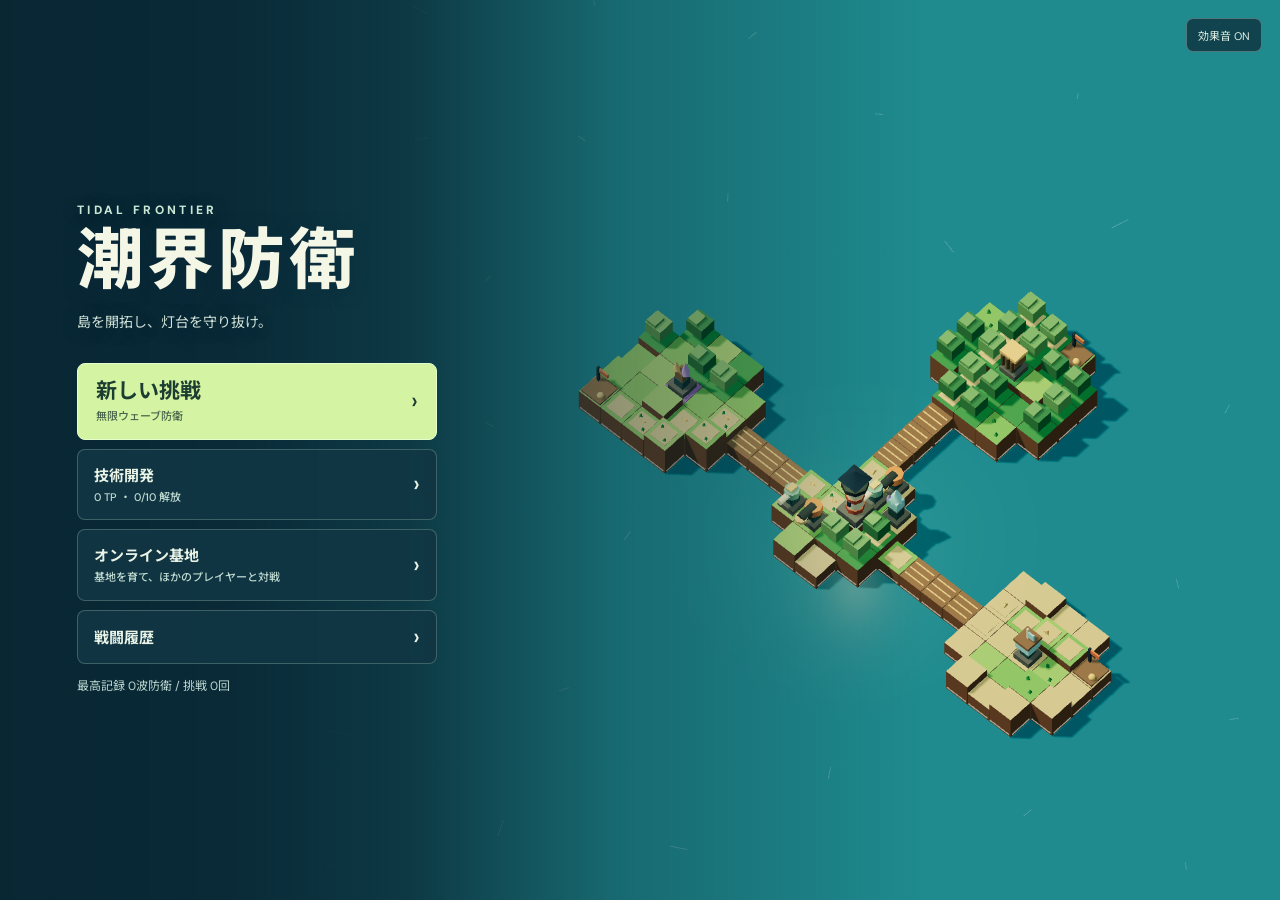
<file: index.html>
<!doctype html>
<html lang="ja"><head><meta charset="UTF-8" /><meta name="viewport" content="width=device-width, initial-scale=1, viewport-fit=cover" />
<meta name="theme-color" content="#091e2b" /><title>潮界防衛 — 島を拡張するタワーディフェンス</title>  <script type="module" crossorigin src="./assets/game-CR2OXCuA.js"></script>
  <link rel="modulepreload" crossorigin href="./assets/sound-Dl8aYW9R.js">
  <link rel="stylesheet" crossorigin href="./assets/game-CdDKyerl.css">
</head>
<body><main id="app">
<section class="field home-active" id="field" aria-label="ボクセルの島">
  <div id="scene"></div>
  <section id="home-screen" class="home-screen" aria-label="ホーム"></section>
  <div class="topbar">
    <div class="stats" id="hud-stats" aria-live="polite"></div>
    <button id="pause-btn" class="pause icon-btn" title="一時停止" aria-label="一時停止">Ⅱ</button>
    <div class="scene-label" id="hud-labels"></div>
    <div class="hud-secondary"><div id="react-forecast-host"></div><div id="wave-meter" hidden><i></i></div><button id="wave-report" hidden>前回の戦果</button></div><div id="online-nav" class="online-nav"><button id="online-toggle">オンライン</button><button id="history-btn">戦闘履歴</button><button id="ranking-btn" hidden>順位</button><button id="code-btn" hidden>復帰コード</button><button id="sync-btn" hidden>再同期</button></div>
  </div>
  <div id="wave-banner" class="wave-banner" aria-live="polite"></div>
  <div id="review-bar" hidden><span id="review-summary"></span><button id="review-return">結果に戻る</button></div><div id="tooltip" class="tooltip" role="status"></div>
  <div class="view-controls"><button type="button" id="zoom-in" aria-label="拡大">＋</button><button type="button" id="zoom-out" aria-label="縮小">−</button><button id="sound-btn" type="button" aria-label="効果音" title="効果音の切替">音 ON</button><button type="button" id="reset-view" aria-label="視点を戻す">⌖</button></div>
  <div class="bottom-area">
    <div id="facility-panel" class="facility-panel" hidden></div><div id="build-plan" class="build-plan" hidden></div><div id="build-status" class="build-status"></div><div class="build-bar" id="build-bar"></div>
        <div id="scout-panel" class="scout-panel" hidden></div>
    <div id="replay-panel" class="raid-panel" hidden></div>
    <div id="raid-panel" class="raid-panel" hidden></div>
    <div class="battle-controls" id="battle-controls"></div>

  </div>
  <div id="expand-panel" class="expand-panel" hidden><h2>どの島をつなぐ？</h2><p id="expand-detail">海域から無人島を選択</p><div id="expand-choices" class="expand-choices"></div><button id="confirm-expand" class="confirm-expand">この島をつなぐ</button><button id="close-expand" class="close-expand">準備に戻る</button></div>
  <div id="overlay" class="overlay" hidden></div>
  <dialog id="tech-dialog" class="game-dialog tech-dialog"><div class="dialog-heading"><h2>技術開発</h2><button data-close="tech-dialog" aria-label="閉じる">×</button></div><div class="tech-balance"><strong id="tech-balance"></strong><span id="tech-count"></span></div><p>解放した技術は次の防衛から使用できます。</p><div id="tech-list"></div><div id="tech-error" role="status"></div><button id="tech-close" class="primary">ホームに戻る</button></dialog>  <dialog id="online-dialog" class="game-dialog"></dialog>
  <dialog id="code-dialog" class="game-dialog"></dialog>
  <dialog id="history-dialog" class="game-dialog"></dialog>
  <div class="intro-tip" id="intro-tip" hidden></div>
</section>
<div id="react-ui-root"></div>
</main></body></html>
</file>
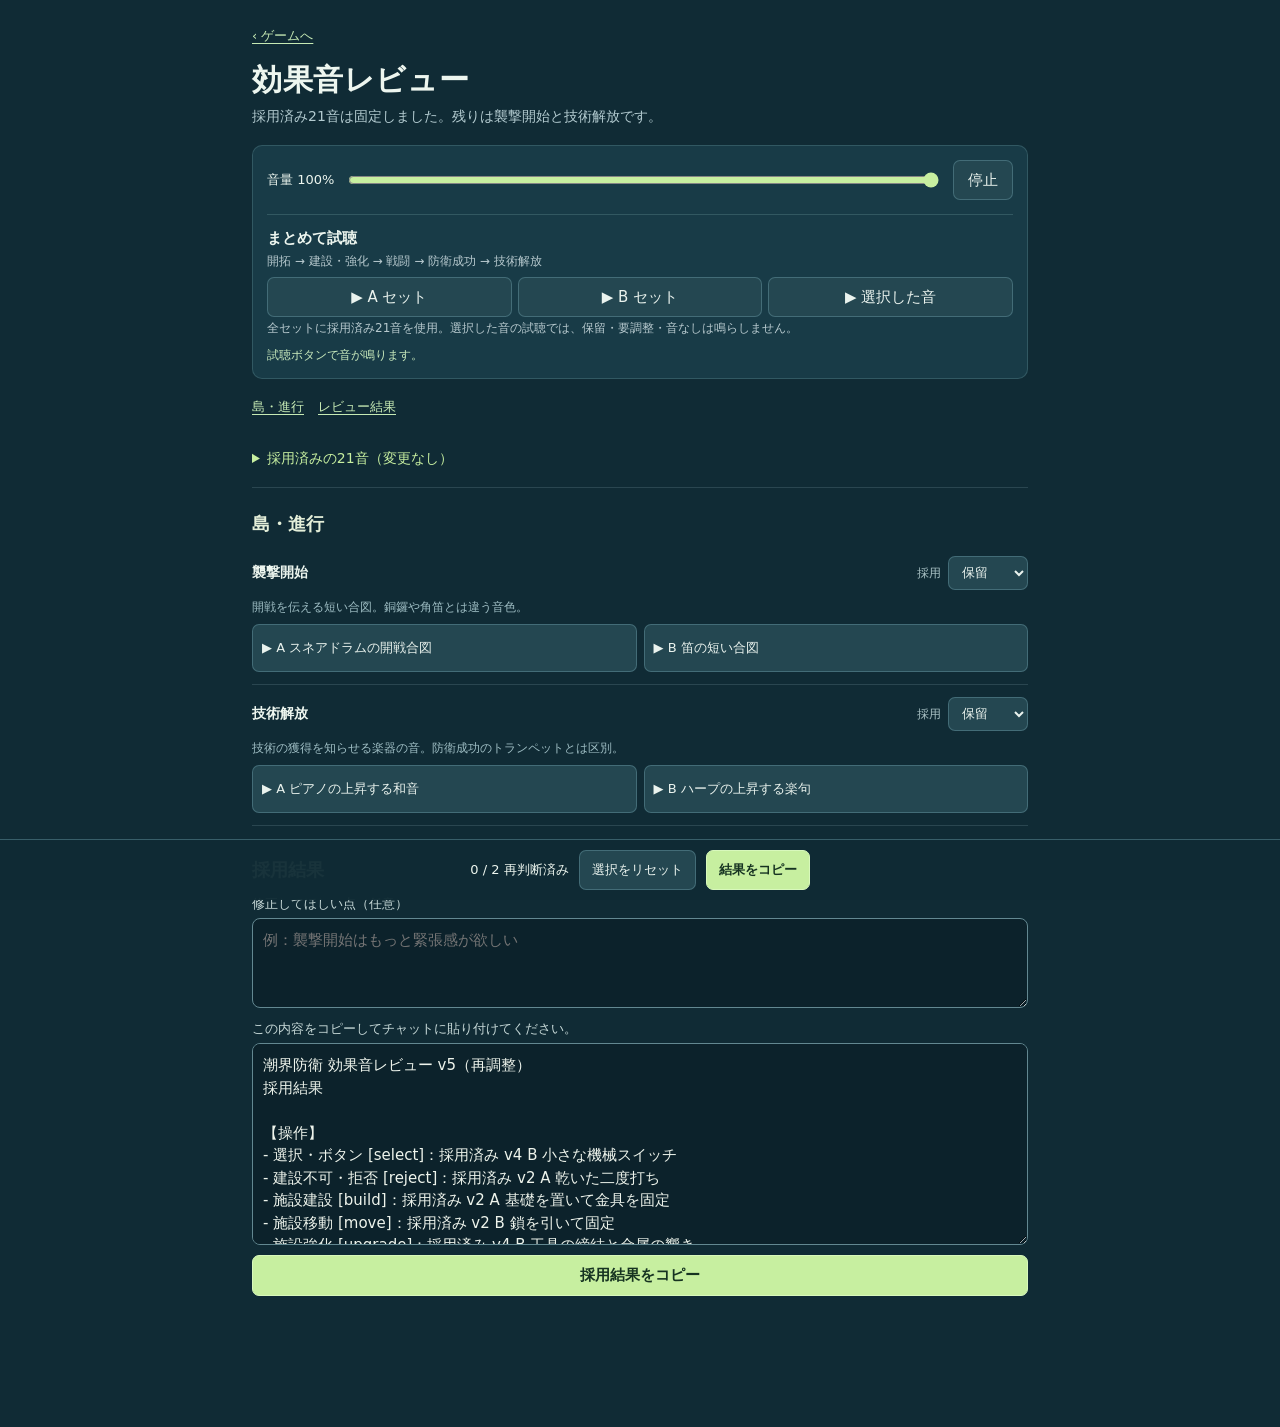
<file: sound-preview.html>
<!doctype html>
<html lang="ja"><head><meta charset="UTF-8"><meta name="viewport" content="width=device-width, initial-scale=1, viewport-fit=cover"><meta name="theme-color" content="#102d38"><title>潮界防衛 | 効果音レビュー</title>  <script type="module" crossorigin src="./assets/sound-0v1NtbcZ.js"></script>
  <link rel="modulepreload" crossorigin href="./assets/sound-Dl8aYW9R.js">
  <link rel="stylesheet" crossorigin href="./assets/sound-BLLJLA0r.css">
</head>
<body><main>
<header class="intro"><a href="./">‹ ゲームへ</a><h1>効果音レビュー</h1><p>採用済み21音は固定しました。残りは襲撃開始と技術解放です。</p></header>
<section class="controls" aria-label="試聴設定">
  <div class="volume"><label for="volume">音量 <output id="volume-value">100%</output></label><input id="volume" type="range" min="0" max="100" value="100"><button id="stop" type="button">停止</button></div>
  <div class="comparison"><strong>まとめて試聴</strong><small>開拓 → 建設・強化 → 戦闘 → 防衛成功 → 技術解放</small><div><button id="mix-a" type="button">▶ A セット</button><button id="mix-b" type="button">▶ B セット</button><button id="mix-selected" type="button">▶ 選択した音</button></div><small>全セットに採用済み21音を使用。選択した音の試聴では、保留・要調整・音なしは鳴らしません。</small></div>
  <p id="play-status" role="status" aria-live="polite">試聴ボタンで音が鳴ります。</p>
</section>

<nav class="jump" aria-label="カテゴリ"><a href="#group-1">島・進行</a><a href="#review">レビュー結果</a></nav>
<div id="cues"></div>
<section class="review" id="review"><h2>採用結果</h2><label for="memo">修正してほしい点（任意）</label><textarea id="memo" rows="3" placeholder="例：襲撃開始はもっと緊張感が欲しい"></textarea><label for="result">この内容をコピーしてチャットに貼り付けてください。</label><textarea id="result" readonly rows="8" spellcheck="false"></textarea><button id="copy-result" class="primary" type="button">採用結果をコピー</button><p id="copy-status" role="status"></p></section>
</main><footer><span id="progress">0 / 2 再判断済み</span><button id="clear" type="button">選択をリセット</button><button id="copy" class="primary" type="button">結果をコピー</button></footer></body></html>
</file>
<file: assets/game-CdDKyerl.css>
@import"https://fonts.googleapis.com/css2?family=DM+Sans:wght@400;500;600;700;800&family=Noto+Sans+JP:wght@400;500;600;700;800&display=swap";:root{color-scheme:dark;font-family:DM Sans,Noto Sans JP,system-ui,sans-serif;font-synthesis:none;background:#071b26;color:#eff8f8}*{box-sizing:border-box}html,body,#app{padding:0;margin:0;width:100%;height:100%;height:100dvh;overflow:hidden}button{cursor:pointer;font:inherit;-webkit-user-select:none;user-select:none;-webkit-touch-callout:none;touch-action:manipulation}button:focus-visible{outline:2px solid #dfff91;outline-offset:3px}button[hidden],div[hidden]{display:none!important}.field{position:relative;width:100%;height:100%;min-height:400px;background:radial-gradient(ellipse at 50% 43%,#267b91,#113c58 67%,#0c2d42);overflow:hidden;isolation:isolate}#scene{position:absolute;inset:0;touch-action:none;user-select:none;-webkit-user-select:none;-webkit-touch-callout:none}#scene canvas{display:block;width:100%;height:100%}.field:after{content:"";pointer-events:none;position:absolute;inset:0;background:linear-gradient(180deg,rgba(4,22,30,.46),transparent 23%,transparent 65%,rgba(3,21,32,.74));z-index:1}.topbar{position:absolute;top:0;left:0;right:0;z-index:6;display:flex;align-items:flex-start;justify-content:space-between;gap:14px;padding:calc(19px + env(safe-area-inset-top)) calc(22px + env(safe-area-inset-right)) 0 calc(23px + env(safe-area-inset-left))}.stats{display:flex;gap:6px;align-items:center;margin-left:auto}.stat{min-width:97px;padding:8px 14px 9px;background:#071f2dbd;border:1px solid rgba(200,242,241,.13);border-radius:10px;box-shadow:0 8px 24px #05192133}.stat small{display:block;font-size:11px;color:#9abdc5;letter-spacing:.08em;margin-bottom:1px}.stat strong{font-size:23px;line-height:1.15;font-weight:800;font-variant-numeric:tabular-nums}.stat strong span{font-size:12px;color:#d1fb9d}.icon-btn{background:#071f2dbd;border:1px solid rgba(200,242,241,.18);border-radius:9px;color:#eafcfc;height:49px;width:46px;font-size:24px}.scene-label{position:absolute;z-index:4;top:calc(92px + env(safe-area-inset-top));left:calc(28px + env(safe-area-inset-left));display:flex;gap:9px;align-items:center;background:#06212ca6;border:1px solid rgba(237,255,235,.13);border-radius:99px;padding:7px 13px;font-size:12px;font-weight:700}#wave-progress{color:#9ac3ca;font-size:11px}.wave-banner{pointer-events:none;position:absolute;z-index:4;top:16%;left:50%;transform:translate(-50%,-5px);background:#092530b8;padding:9px 26px;border:1px solid #aee2be60;border-radius:10px;color:#e8fdbd;font-weight:800;font-size:22px;letter-spacing:.05em;opacity:0;transition:opacity .35s,transform .35s;white-space:nowrap}.wave-banner.visible{opacity:1;transform:translate(-50%)}.tooltip{z-index:5;position:absolute;left:50%;top:calc(132px + env(safe-area-inset-top));transform:translate(-50%);padding:9px 17px;border-radius:9px;background:#0b2e3be3;border:1px solid #b6e2d750;color:#eaffda;font-size:13px;box-shadow:0 8px 24px #001821aa;pointer-events:none;opacity:0;transition:opacity .2s;max-width:90vw;text-align:center}.tooltip.show{opacity:1}.view-controls{position:absolute;z-index:4;right:calc(22px + env(safe-area-inset-right));bottom:calc(150px + env(safe-area-inset-bottom));display:flex;flex-direction:column;gap:5px}.view-controls button{width:39px;height:39px;font-size:23px;border-radius:9px;border:1px solid #c5f0e135;background:#092d3ca8;color:#e2f7f3}.bottom-area{position:absolute;z-index:5;bottom:calc(25px + env(safe-area-inset-bottom));left:50%;transform:translate(-50%);width:min(100% - 36px,850px);display:flex;justify-content:center;align-items:stretch;gap:12px;filter:drop-shadow(0 10px 21px #001c20a8)}.build-bar{display:flex;gap:6px;flex:1;min-width:0;padding:8px;background:#0b2936df;border:1px solid #bad5c43b;border-radius:15px;-webkit-backdrop-filter:blur(12px);backdrop-filter:blur(12px)}.build-option{position:relative;flex:1;min-width:0;display:flex;align-items:center;gap:9px;padding:8px 9px;border:1px solid transparent;border-radius:11px;color:#e7f2ea;background:transparent;text-align:left}.build-option:hover{background:#2450638a}.build-option.selected{background:#284c4d;border-color:#c3f59f;color:#fff;box-shadow:inset 0 0 0 1px #a5ff6c44}.build-option.unaffordable{opacity:.46}.tile-icon{display:grid;place-items:center;flex:none;border-radius:9px;width:47px;height:47px;font-size:29px;font-weight:800;color:#eaffda;box-shadow:inset 0 0 0 1px #ffffff29}.tile-icon.bolt{background:linear-gradient(145deg,#74b7ab,#25646d)}.tile-icon.cannon{background:linear-gradient(145deg,#ebaa6c,#95533b)}.tile-icon.frost{background:linear-gradient(145deg,#91d2f6,#3581b1)}.tile-icon.mine{background:linear-gradient(145deg,#c6a6ff,#7556b9)}.tool-text{display:flex;flex-direction:column;gap:3px;white-space:nowrap}.tool-text b{font-size:12px;font-weight:800}.tool-text small{font-size:12px;color:#c1d3ba}.build-option kbd{position:absolute;top:4px;right:6px;color:#8da9b1;font-size:10px}.battle-controls{display:flex;gap:6px}.primary{border:1px solid #e7ffc2;background:linear-gradient(#d4ffa4,#a9db6c);color:#1a3a2a;border-radius:13px;font-size:17px;font-weight:800;letter-spacing:.03em;min-width:141px;padding:14px 20px;box-shadow:0 5px #587f3a}.primary:hover{filter:brightness(1.07)}.primary:active{transform:translateY(3px);box-shadow:0 2px #587f3a}.primary span{font-size:12px;margin-left:5px}.speed-btn{color:#eff9e6;background:#245e74d9;border:1px solid #bbebd360;border-radius:11px;font-weight:800;white-space:nowrap;padding:10px 18px}.intro-tip{position:absolute;bottom:calc(117px + env(safe-area-inset-bottom));left:50%;transform:translate(-50%);z-index:5;text-align:center;background:#073145b8;border:1px solid #cee4d133;color:#e8f2e8;border-radius:9px;padding:8px 14px;font-size:12px;white-space:nowrap;pointer-events:none}.expand-panel{position:absolute;z-index:6;left:50%;top:47%;transform:translate(-50%,-50%);width:min(620px,calc(100% - 24px));background:#0d2e3bf2;-webkit-backdrop-filter:blur(18px);backdrop-filter:blur(18px);border:1px solid #add8c060;border-radius:19px;padding:27px;box-shadow:0 20px 90px #001e2bbd;text-align:center}.panel-eyebrow,.eyebrow{font-size:11px;color:#bde995;font-weight:800;letter-spacing:.21em}.expand-panel h2{font-size:24px;margin:9px 0 3px;line-height:1.25}.expand-panel p{font-size:12px;color:#afc5c9;margin:0 0 18px;line-height:1.7}.expand-choices{display:grid;grid-template-columns:repeat(3,minmax(0,1fr));gap:9px}.expand-choice{background:#1c4757c4;border:1px solid #6dabb977;border-radius:12px;color:#e9f7f7;padding:16px 8px 13px;display:flex;align-items:center;flex-direction:column;gap:6px;text-align:center;min-width:0}.expand-choice:hover,.expand-choice:focus-visible{border-color:#cefc93;background:#286176}.expand-choice .choice-icon{display:grid;place-items:center;font-size:34px;width:65px;height:59px;color:#e0ffa6}.expand-choice strong{font-size:14px;white-space:nowrap}.expand-choice small{font-size:11px;line-height:1.45;color:#a9ccd1}.expand-choice .bonus{color:#d9fd94;font-size:15px;font-weight:800}.expand-choice .warning{font-size:11px;color:#ffc9a3}.overlay{position:absolute;inset:0;z-index:10;background:#06202dbf;-webkit-backdrop-filter:blur(6px);backdrop-filter:blur(6px);display:grid;place-items:center}.modal{width:min(410px,calc(100% - 28px));background:#123642;border:1px solid #a2d7bf64;border-radius:19px;padding:36px 30px;text-align:center;box-shadow:0 35px 100px #001319b0}.modal h1{font-size:30px;margin:11px 0 9px}.modal p{font-size:14px;line-height:1.8;color:#b2cbd0;margin:0 0 24px}.modal .primary,.modal .secondary{width:100%;margin:5px 0}.secondary{border:1px solid #b9d6d06e;background:#285462;color:#f2fcfa;border-radius:11px;padding:15px;font-weight:700}@media(max-width:900px){.stats{gap:4px}.stat{min-width:75px;padding:7px 9px}.stat strong{font-size:19px}.stat small{font-size:10px}.topbar{padding:calc(12px + env(safe-area-inset-top)) 12px 0}.pause{width:37px;height:44px}.scene-label{top:calc(79px + env(safe-area-inset-top));left:12px}.view-controls{right:13px;bottom:calc(185px + env(safe-area-inset-bottom))}.build-option{gap:5px;padding:6px}.tile-icon{width:37px;height:42px;font-size:24px}.build-option kbd{display:none}.tool-text b{font-size:11px}.tool-text small{font-size:10px}.bottom-area{bottom:calc(12px + env(safe-area-inset-bottom));width:calc(100% - 20px)}.intro-tip{bottom:calc(104px + env(safe-area-inset-bottom));font-size:11px}}@media(max-width:650px){.bottom-area{flex-wrap:wrap;gap:8px}.build-bar{width:100%;flex:auto;justify-content:stretch}.build-option{justify-content:center;flex-direction:column;gap:2px;padding:5px 3px}.tile-icon{width:36px;height:35px;font-size:20px}.tool-text{align-items:center;gap:0}.tool-text b{font-size:11px}.tool-text small{font-size:10px}.battle-controls{width:100%}.primary{min-width:0}.battle-controls .primary{flex:1;padding:8px 12px;font-size:14px}.battle-controls .speed-btn{flex:1}.view-controls{bottom:calc(181px + env(safe-area-inset-bottom));right:11px}.view-controls button{width:34px;height:32px;font-size:21px}.intro-tip{bottom:calc(166px + env(safe-area-inset-bottom));width:fit-content;max-width:calc(100% - 28px);white-space:normal;font-size:10px;padding:5px 9px}.stat{min-width:54px;padding:7px}.stat strong{font-size:16px}.stat small{font-size:9px}.pause{width:32px;height:38px;font-size:20px}.topbar{gap:5px}.expand-panel{top:25%;padding:16px 10px}.expand-panel h2{font-size:21px}.expand-panel p{font-size:11px}.expand-choices{gap:5px}.expand-choice{padding:10px 4px;gap:4px}.expand-choice strong{font-size:11px}.expand-choice small,.expand-choice .warning{font-size:9px}.expand-choice .bonus{font-size:13px}.expand-choice .choice-icon{font-size:27px;height:38px}.scene-label{top:calc(65px + env(safe-area-inset-top));font-size:10px}.tooltip{top:calc(108px + env(safe-area-inset-top))}}@media(max-height:510px){.topbar{padding-top:7px}.scene-label{top:60px}.bottom-area{bottom:6px}.intro-tip{display:none}.view-controls{bottom:80px}.expand-panel{top:48%;padding:13px}.expand-panel h2{margin:4px 0}.expand-panel p{margin:0 0 7px}.expand-choice{padding:6px;gap:2px}.expand-choice .choice-icon{height:30px}}@media(min-width:760px){.expand-panel{left:auto;right:24px;top:48%;transform:translateY(-50%);width:290px;padding:20px;text-align:left}.expand-panel h2{font-size:22px}.expand-choices{grid-template-columns:1fr;gap:7px}.expand-choice{display:grid;grid-template-columns:41px 1fr auto;text-align:left;align-items:center;gap:1px 7px;padding:9px 10px}.expand-choice .choice-icon{grid-row:span 3;font-size:28px;width:40px;height:49px}.expand-choice strong{grid-column:2 / 4;font-size:13px}.expand-choice small{grid-column:2 / 4;font-size:10px}.expand-choice .bonus{grid-column:2;font-size:12px}.expand-choice .warning{grid-column:3;font-size:9px}}#territory-info{color:#d8eedb;white-space:nowrap;font-size:11px}.expand-btn{background:#26646b;color:#edffe3;font-weight:800;border:1px solid #a6dbc2;border-radius:13px;padding:10px 13px;font-size:13px;white-space:nowrap}.expand-btn:disabled{opacity:.48;cursor:default}.close-expand{color:#cee7e7;background:transparent;border:1px solid #a2d7bf54;padding:8px 14px;border-radius:8px;margin-top:12px;width:100%;font-size:12px}@media(max-width:650px){.battle-controls .expand-btn{flex:1;padding:8px;font-size:12px}.battle-controls .primary{flex:1}.scene-label{gap:5px}#territory-info{font-size:9px}.expand-panel{top:26%}.intro-tip{width:max-content;max-width:calc(100% - 28px)}.expand-choice .warning{white-space:normal}}@media(min-width:651px)and (max-width:1000px){.bottom-area{width:calc(100% - 24px)}.expand-btn{padding:9px;font-size:12px}}.expand-choice.selected{border-color:#dcf8a0;background:#2d5b5b;box-shadow:inset 0 0 0 1px #d1ffb032}.confirm-expand{margin-top:12px;width:100%;background:#bde98b;color:#193f30;font-weight:800;font-size:14px;border-radius:9px;border:1px solid #d3f4ae;padding:10px}.close-expand{margin-top:6px}@media(max-width:650px){.expand-panel{top:28%}.confirm-expand{margin-top:8px;padding:8px}.close-expand{padding:6px}}.enemy-forecast{position:absolute;top:calc(129px + env(safe-area-inset-top));left:28px;z-index:4;color:#e5f4e7;background:#0a2b3cbd;padding:6px 10px;border-radius:7px;font-size:11px;pointer-events:none}.facility-panel{position:absolute;bottom:calc(100% + 12px);left:0;width:min(560px,100%);background:#102f3eeb;border:1px solid #a3d7b67a;border-radius:13px;padding:10px;display:flex;flex-direction:column;gap:8px;box-shadow:0 8px 25px #001d27a8}.facility-heading{display:flex;align-items:center;gap:10px;font-size:13px}#facility-stats{font-size:11px;color:#b8d8d4;flex:1}#facility-close{border:0;background:transparent;color:#fff;font-size:22px;padding:0 8px}.facility-actions{display:grid;grid-template-columns:1fr 1fr;gap:6px}.facility-actions button{background:#285260;color:#edf8e9;border:1px solid #a7d7c665;border-radius:8px;padding:8px;font-size:12px;font-weight:700;text-align:center}.facility-actions button:disabled{opacity:.43}#facility-sell{color:#ffdda7}@media(max-width:650px){.enemy-forecast{top:calc(94px + env(safe-area-inset-top));left:12px;font-size:10px}.facility-panel{padding:7px;gap:5px}.facility-actions button{padding:7px 5px;font-size:11px}.facility-heading{gap:6px}.facility-panel .facility-heading strong{font-size:12px}.tooltip{top:calc(126px + env(safe-area-inset-top))}.intro-tip{display:none}}@media(min-width:651px){.enemy-forecast{max-width:calc(100% - 60px)}.expand-choice .bonus{white-space:normal;line-height:1.25}}@media(max-width:650px){.enemy-forecast{max-width:calc(100% - 24px);white-space:normal}.facility-panel{width:100%}.facility-actions button{min-height:36px}.expand-choice .bonus{line-height:1.25;white-space:normal}}@media(min-width:760px){.expand-choice .bonus{grid-column:2/4;white-space:nowrap}.expand-choice .warning{grid-column:2/4}.expand-choice .choice-icon{grid-row:span 4}.expand-panel{padding:16px}.expand-choice{padding:7px 10px}}#save-state{color:#ffc49d;max-width:180px;white-space:normal}.raid-panel{width:min(100%,660px);margin:auto;background:#102f3eec;border:1px solid #a3d7b67a;border-radius:12px;padding:9px;display:flex;flex-direction:column;gap:8px}.raid-head{display:flex;align-items:center;gap:8px;font-size:12px}.raid-head select,.raid-head button,.raid-troops button{background:#285260;color:#edf8e9;border:1px solid #a7d7c665;border-radius:8px;padding:9px 7px;font:inherit;font-weight:700;touch-action:manipulation}.raid-head strong{margin-left:auto}.raid-troops{display:grid;grid-template-columns:repeat(5,minmax(0,1fr));gap:5px}.raid-troops button:disabled{opacity:.4}.confirm-expand:disabled{opacity:.45}#raid-btn{font-size:12px;padding:8px}@media(max-width:650px){.raid-troops button{font-size:11px;padding:9px 2px}.raid-head{gap:4px;font-size:11px}.raid-head select{padding:7px 3px}.battle-controls #raid-btn{flex:0 0 auto;font-size:11px;padding:6px}.battle-controls .expand-btn{font-size:11px}.battle-controls .primary{font-size:12px}}.scout-panel{width:min(100%,690px);margin:auto;background:#102f3ef2;border:1px solid #a3d7b67a;border-radius:12px;padding:10px;display:flex;flex-direction:column;gap:8px}.scout-head,.scout-actions{display:flex;align-items:center;justify-content:space-between;gap:8px}.scout-head button,.scout-targets button{border:1px solid #a7d7c665;background:#285260;color:#edf8e9;border-radius:8px;padding:8px;touch-action:manipulation}.scout-targets{display:grid;grid-template-columns:repeat(3,minmax(0,1fr));gap:5px}.scout-targets button{display:flex;flex-direction:column;gap:3px;align-items:center;font-size:13px}.scout-targets button.selected{border-color:#d8f6a4;background:#3e6861}.scout-targets small{font-size:11px;color:#d9e3b6}#scout-info{font-size:12px;color:#d1e8e1;line-height:1.45}.scout-actions .primary{min-width:0;flex:1;padding:9px;font-size:13px}@media(max-width:650px){.scout-panel{padding:8px;gap:5px}.scout-targets button{font-size:11px;padding:6px 3px}.scout-targets small{font-size:10px}.scout-actions .expand-btn{font-size:11px;padding:7px}.scout-actions .primary{font-size:12px}.raid-head{flex-wrap:wrap}}.field:has(#scout-panel:not([hidden])) .view-controls{bottom:calc(230px + env(safe-area-inset-bottom))}@media(max-width:650px){.field:has(#scout-panel:not([hidden])) .view-controls{bottom:calc(220px + env(safe-area-inset-bottom))}}@media(max-height:510px){.field:has(#scout-panel:not([hidden])) .view-controls{bottom:calc(100px + env(safe-area-inset-bottom))}}.online-nav{position:absolute;top:calc(173px + env(safe-area-inset-top));left:28px;z-index:5;display:flex;flex-wrap:wrap;gap:5px;max-width:calc(100% - 48px)}.online-nav button,.scout-tabs button,.dialog-heading button{background:#103b4ce8;color:#e8f4e6;border:1px solid #afcdb55e;border-radius:7px;padding:8px 10px;font-size:12px;font-weight:700}.online-nav[hidden]{display:none}.scout-tabs{display:flex;gap:6px}.scout-tabs button{flex:1}.scout-tabs .selected{background:#43695c;border-color:#daffa5}.game-dialog{width:min(470px,calc(100% - 24px));max-height:82dvh;overflow:auto;background:#10333f;color:#e8f4ed;border:1px solid #add8c070;border-radius:14px;padding:18px;box-shadow:0 12px 80px #001725a8}.game-dialog::backdrop{background:#061922b3}.dialog-heading{display:flex;align-items:center;justify-content:space-between;gap:8px}.dialog-heading h2{margin:0;font-size:20px}.dialog-heading button{font-size:20px;padding:2px 12px}.game-dialog p,.game-dialog label{font-size:12px;color:#cfdfda;line-height:1.65}.game-dialog input{width:100%;margin:6px 0 12px;border:1px solid #89baba80;background:#092b39;color:#fff;border-radius:8px;padding:12px;font-size:16px}.dialog-actions{display:flex;gap:8px}.dialog-actions button{flex:1;min-width:0;font-size:13px;padding:10px}.game-dialog #online-error{font-size:12px;color:#ffcb9c;margin-bottom:8px}.history-list{display:flex;flex-direction:column;gap:6px;margin-top:12px}.history-row{display:flex;align-items:center;justify-content:space-between;gap:8px;text-align:left;background:#214755;border:1px solid #aac9bd55;border-radius:8px;padding:10px;color:#eef8e8;font-size:13px}.history-row small{display:block;font-size:11px;color:#c9dad2;margin-top:3px}.history-row strong{white-space:nowrap}.history-row.win strong{color:#c6f68b}.history-row.loss strong{color:#f9b9a1}.field.network-busy .bottom-area,.field.network-busy .online-nav,.field.network-busy #expand-panel{pointer-events:none;opacity:.68}@media(max-width:650px){.online-nav{top:calc(130px + env(safe-area-inset-top));left:12px;max-width:calc(100% - 24px);gap:3px}.online-nav button{font-size:10px;padding:7px 6px}.game-dialog{padding:14px}.scout-tabs button{font-size:11px;padding:5px}.field:has(#scout-tabs:not([hidden])) .view-controls{bottom:calc(253px + env(safe-area-inset-bottom))}}#economy-info{font-size:10px;color:#c2ddc6;white-space:nowrap}.expand-choices{max-height:42dvh;overflow-y:auto;overscroll-behavior:contain}.expand-panel p{margin-bottom:8px}.expand-choice .choice-icon{grid-row:span 3;height:35px;font-size:25px}.raid-head{flex-wrap:wrap}.raid-head select{max-width:170px}@media(max-width:759px){.expand-panel{top:auto;bottom:calc(8px + env(safe-area-inset-bottom));left:50%;transform:translate(-50%);padding:10px;width:calc(100% - 16px);max-height:45dvh}.expand-panel h2{font-size:16px;margin:0 0 3px}.expand-panel p{font-size:10px;margin:0 0 5px}.expand-choices{grid-template-columns:repeat(2,minmax(0,1fr));max-height:22dvh;gap:4px}.expand-choice{display:grid;grid-template-columns:24px 1fr;text-align:left;padding:5px;gap:1px 3px}.expand-choice .choice-icon{width:24px;height:32px;grid-row:span 3;font-size:20px}.expand-choice strong,.expand-choice small,.expand-choice .warning{grid-column:2}.expand-choice strong{font-size:12px}.expand-choice small,.expand-choice .warning{font-size:10px}.confirm-expand,.close-expand{margin-top:5px;padding:6px}.field:has(#expand-panel:not([hidden])) .bottom-area{visibility:hidden}.field:has(#expand-panel:not([hidden])) .view-controls{bottom:47dvh}#economy-info{font-size:9px}.scene-label{flex-wrap:wrap;max-width:calc(100% - 24px)}}.field:has(#expand-panel:not([hidden])) .bottom-area{visibility:hidden}@media(min-width:760px){.field:has(#expand-panel:not([hidden])) .view-controls{left:24px;right:auto;bottom:28px}}@media(max-width:360px){.topbar{gap:4px;padding-left:8px;padding-right:8px}.stats{gap:3px}.stat{min-width:45px;padding:5px}.stat strong{white-space:nowrap;font-size:14px}.stat strong span{font-size:10px}.pause{width:29px;height:35px}.scene-label{left:8px;top:60px;gap:4px;padding:6px 8px}}.raid-troops button{display:grid;grid-template-columns:35px 1fr;grid-template-rows:1fr auto;align-items:center;gap:0 3px;text-align:left;min-height:54px}.raid-troops img{width:35px;height:44px;object-fit:contain;grid-row:span 2;pointer-events:none}.raid-troops small{font-size:10px;color:#d9e8bb}#unit-role{min-height:14px;font-size:11px;color:#d1e8e1}@media(max-width:650px){.raid-troops button{display:flex;flex-direction:column;align-items:center;padding:3px;font-size:10px;gap:0;min-height:60px}.raid-troops img{width:34px;height:37px}.raid-troops small,#unit-role{font-size:10px}}#sound-btn{font-size:10px;white-space:nowrap;padding:4px}@media(max-width:650px){.field:has(#raid-panel:not([hidden])) .view-controls{bottom:calc(210px + env(safe-area-inset-bottom))}}@media(max-height:510px){.field:has(#raid-panel:not([hidden])) .view-controls{bottom:calc(12px + env(safe-area-inset-bottom));right:8px}.field:has(#raid-panel:not([hidden])) .raid-panel{max-width:calc(100% - 96px)}}.field,.field button,.map-marker{-webkit-user-select:none;user-select:none;-webkit-touch-callout:none}.game-dialog input{user-select:text;-webkit-user-select:text;-webkit-touch-callout:default}.bottom-area{width:min(100% - 28px,980px);flex-wrap:wrap;gap:7px}.build-status,.build-plan{flex:0 0 100%;min-height:28px;display:flex;align-items:center;justify-content:center;gap:8px;color:#e5f5d0;font-size:13px}.build-status{pointer-events:none;text-shadow:0 1px 5px #001b20}.build-plan{background:#102f3ef5;border:1px solid #b9e5aa90;border-radius:11px;padding:8px 10px;justify-content:flex-end}.build-plan>div{flex:1;min-width:0;display:flex;flex-direction:column;gap:2px}#plan-effect{font-size:12px;color:#bfe1ce}.build-plan button{border:1px solid #b0c9b7;border-radius:8px;padding:10px 15px;background:#244b58;color:#f5faf1;white-space:nowrap;font-weight:700}#plan-confirm{background:#c8f296;color:#19372a;border-color:#e7ffba}#plan-confirm:disabled{opacity:.4}.build-option{gap:6px;padding:6px;min-width:0}.tile-icon{width:52px;height:56px;background:none!important;box-shadow:none;border-radius:0}.tile-icon img{width:100%;height:100%;object-fit:contain;pointer-events:none}.tool-role{font-style:normal;font-size:11px;color:#bddbd0;line-height:1.2}.tool-text b{font-size:14px}.tool-text small{font-size:13px;color:#e4f4bf}.build-option.unaffordable{opacity:.56}.map-markers{position:absolute;inset:0;pointer-events:none;z-index:3;overflow:hidden}.map-marker{position:absolute;transform:translate(-50%,-100%);pointer-events:auto;padding:4px 6px;border-radius:6px;border:1px solid #b6dfc899;background:#173b42ed;color:#ecffe4;font-weight:700;font-size:11px;white-space:nowrap;box-shadow:0 2px 5px #09202b88;line-height:1.2}.map-marker.resource-marker{background:#364b42ef;color:#e3ffb2;border-color:#d4efaa}.map-marker.port-marker{background:#543b2def;color:#ffe0ae;border-color:#e0b47a;pointer-events:none}.map-marker.loss-marker{background:#772e37ec;color:#fff0e4;border-color:#ff9a83}.field:has(#overlay:not([hidden])) .map-markers{pointer-events:none}#facility-performance{font-size:12px;color:#cde1d4}.facility-panel{bottom:calc(100% + 5px);max-height:38dvh;overflow:auto}.facility-actions button{line-height:1.35}#wave-meter{position:absolute;top:calc(117px + env(safe-area-inset-top));left:28px;width:220px;height:5px;background:#092e3e;border-radius:8px;overflow:hidden;z-index:4}#wave-meter i{display:block;height:100%;background:#d6f59c;transition:width .2s}#wave-report{position:absolute;left:28px;top:calc(218px + env(safe-area-inset-top));z-index:5;background:#163d47;color:#d9f3d2;border:1px solid #accdbd77;padding:8px 10px;border-radius:7px;font-size:12px}#review-bar{position:absolute;z-index:5;bottom:20px;left:50%;transform:translate(-50%);display:flex;align-items:center;gap:12px;background:#123642;padding:10px 14px;border-radius:12px;white-space:nowrap;font-size:13px}#review-return{border:1px solid #c2e9a2;border-radius:7px;background:#c8f296;color:#19372a;padding:9px}#result-detail{display:grid;gap:4px;margin:0 0 12px;max-height:26dvh;overflow:auto;font-size:13px;text-align:left}#result-detail>div{display:flex;justify-content:space-between;gap:8px;border-bottom:1px solid #a4c4b42c;padding:6px 0}#result-detail strong{color:#e3f2c2}#review-field{padding:9px}.modal{max-height:92dvh;overflow:auto;padding:22px}.scout-route{display:flex;align-items:center;flex-wrap:wrap;gap:6px;font-size:12px}.scout-route label{display:flex;align-items:center;gap:4px}.scout-route select{background:#204957;color:#e9ffe2;border:1px solid #b0c9b777;padding:5px;border-radius:6px;font:inherit;max-width:150px}#scout-risk{color:#ffdcaa;font-size:12px}.scout-units{display:grid;grid-template-columns:repeat(5,minmax(0,1fr));gap:4px}.scout-units>div{border-top:1px solid #a6d5c550;padding:5px 2px;display:flex;flex-direction:column;align-items:center;font-size:11px;text-align:center;gap:2px}.scout-units img{height:36px;width:36px;object-fit:contain}.scout-units small{font-size:10px;color:#c4dcd2;line-height:1.3}#raid-state{font-size:12px;color:#c4e4d0;text-align:center}.field:has(#scout-panel:not([hidden])) .view-controls{bottom:calc(330px + env(safe-area-inset-bottom))}.field:has(#build-plan:not([hidden])) .view-controls{bottom:calc(190px + env(safe-area-inset-bottom))}.field:has(#facility-panel:not([hidden])) .view-controls{bottom:calc(260px + env(safe-area-inset-bottom))}@media(max-width:650px){.bottom-area{width:calc(100% - 16px);gap:6px}.build-bar{padding:4px;gap:3px}.build-option{padding:3px 1px;gap:1px}.tile-icon{width:49px;height:45px}.tool-text b,.tool-text small{font-size:12px}.tool-role{font-size:10px}.build-status{min-height:22px;font-size:12px}.build-plan{padding:6px;gap:4px;font-size:12px}#plan-effect{font-size:11px}.build-plan button{padding:8px 7px}#territory-info,#economy-info{font-size:10px}.scene-label{border-radius:8px;gap:5px;max-width:calc(100% - 16px);line-height:1.3;padding:5px 8px}.scene-label:has(#wave-progress:not(:empty)){flex-wrap:wrap}.in-combat #territory-info{display:none}#wave-meter{top:calc(91px + env(safe-area-inset-top));left:12px;width:190px}.in-combat .enemy-forecast{top:calc(101px + env(safe-area-inset-top))}#wave-report{top:calc(166px + env(safe-area-inset-top));left:12px;font-size:11px;padding:5px 8px}.map-marker{font-size:10px;padding:3px 5px}.facility-panel{max-height:32dvh}.scout-units{gap:2px}.scout-units img{width:30px;height:30px}.scout-units>div{font-size:10px}.scout-units small{font-size:9px}.scout-route{gap:4px;font-size:11px}.scout-route select{max-width:112px}#scout-risk{font-size:11px;flex-basis:100%}.field:has(#build-plan:not([hidden])) .view-controls{bottom:calc(245px + env(safe-area-inset-bottom))}.field:has(#scout-panel:not([hidden])) .view-controls{bottom:calc(350px + env(safe-area-inset-bottom))}.field:has(#facility-panel:not([hidden])) .view-controls{bottom:calc(335px + env(safe-area-inset-bottom))}.field:has(#raid-panel:not([hidden])) .view-controls{bottom:calc(230px + env(safe-area-inset-bottom))}}@media(max-height:510px){.scout-panel{max-height:70dvh;overflow:auto}.field:has(#scout-panel:not([hidden])) .view-controls,.field:has(#build-plan:not([hidden])) .view-controls,.field:has(#facility-panel:not([hidden])) .view-controls{bottom:8px}.bottom-area{max-width:calc(100% - 90px)}.map-marker{font-size:9px}}.map-marker.port-marker.selectable{pointer-events:auto}.map-marker.danger-marker{z-index:4;pointer-events:none;background:#c13f3a;color:#fff;font-size:15px;border-color:#ffc4a5;border-radius:50%;padding:4px 7px}@media(min-width:651px){.build-option .tile-icon{width:59px;height:58px}}@media(max-width:650px){.wave-banner{font-size:15px;max-width:calc(100% - 20px);white-space:normal;text-align:center;top:21%;padding:7px 12px}}@media(max-width:650px){.field .view-controls,.field:has(#scout-panel:not([hidden])) .view-controls,.field:has(#facility-panel:not([hidden])) .view-controls,.field:has(#build-plan:not([hidden])) .view-controls,.field:has(#raid-panel:not([hidden])) .view-controls,.field:has(#expand-panel:not([hidden])) .view-controls{flex-direction:row;bottom:calc(var(--hud-bottom,160px) + 32px);right:9px;left:auto;gap:4px}.view-controls button{height:30px;width:34px}.facility-panel{position:relative;bottom:auto;left:auto;max-height:32dvh;flex:0 0 100%;width:100%}.field:has(#facility-panel:not([hidden])) .build-bar{display:none}.facility-heading{font-size:13px}.facility-actions button{font-size:12px}.scout-units small{font-size:10px;line-height:1.3}.scout-units>div{font-size:11px}}@media(max-width:360px){.scout-panel{gap:4px}.scout-units img{height:25px}.scout-units>div{font-size:10px}.scout-units small{font-size:9px}.scout-actions .expand-btn{font-size:10px}.tool-text b{font-size:11px}.tool-role{font-size:9px}}@media(max-height:510px)and (max-width:650px){.field .view-controls{bottom:8px;flex-direction:column}.bottom-area{max-width:calc(100% - 88px)}}#scout-comparison summary{font-size:12px;font-weight:700;color:#daeacb;cursor:pointer;padding:5px 2px;touch-action:manipulation}#scout-comparison[open] summary{margin-bottom:2px}@media(max-width:650px){#scout-comparison summary{font-size:12px;padding:4px 2px}.scout-route{display:grid;grid-template-columns:1fr 1fr}.scout-route label{justify-content:space-between;white-space:nowrap}.scout-route select{min-width:0;max-width:calc(100% - 48px)}#scout-risk{grid-column:1/-1}}@media(max-width:360px){.scout-route{grid-template-columns:1fr}.scout-route label{justify-content:flex-start}.scout-route select{max-width:150px}}.topbar{display:grid;grid-template-columns:minmax(0,1fr) auto auto;grid-template-areas:"stats nav pause" "info info info" "secondary secondary secondary";align-items:center;justify-items:start;gap:6px 10px;padding:calc(12px + env(safe-area-inset-top)) calc(14px + env(safe-area-inset-right)) 0 calc(14px + env(safe-area-inset-left));pointer-events:none}.stats{grid-area:stats;justify-self:start;margin:0;gap:0;padding:0;background:#092d3ce0;border:1px solid #c7e9df2c;border-radius:9px;box-shadow:0 3px 10px #09233124;width:max-content;max-width:100%;align-items:stretch}.stat{min-width:0;display:flex;align-items:baseline;gap:6px;padding:9px 12px;border:none;border-radius:0;box-shadow:none;background:none}.stat:not([hidden])~.stat:not([hidden]){border-left:1px solid #beddd633}.stat small{font-size:11px;letter-spacing:0;margin:0;white-space:nowrap}.stat strong{font-size:20px;white-space:nowrap;line-height:1.15}.stat strong span{font-size:12px}.pause{grid-area:pause;justify-self:end;width:40px;height:40px;pointer-events:auto;font-size:21px}.scene-label{grid-area:info;position:static;max-width:100%;padding:0 2px;gap:5px 10px;flex-wrap:wrap;background:none;border:0;border-radius:0;box-shadow:none;font-size:12px;line-height:1.45;text-shadow:0 1px 3px #062832;align-items:baseline}.scene-label span:empty{display:none}#status-label{color:#eef8e9;font-weight:800}#territory-info,#economy-info{font-size:11px;color:#c9e2d7;white-space:normal}.hud-secondary{grid-area:secondary;display:flex;flex-wrap:wrap;align-items:center;gap:6px;min-width:0;max-width:100%}.hud-secondary:not(:has(>:not([hidden]))){display:none}.enemy-forecast,#wave-meter,#wave-report{position:static;max-width:100%;margin:0}.enemy-forecast{background:none;padding:0 2px;color:#d3e5d5;font-size:11px;text-shadow:0 1px 3px #062832}#wave-meter{width:120px;height:4px}#wave-report{font-size:11px;padding:4px 7px;pointer-events:auto}.online-nav{grid-area:nav;position:static;justify-self:end;max-width:100%;gap:4px;justify-content:flex-end;pointer-events:auto}.online-nav button{font-size:11px;padding:7px 9px;box-shadow:none}@media(max-width:650px){.topbar{grid-template-columns:minmax(0,1fr) auto;grid-template-areas:"stats pause" "info info" "secondary secondary" "nav nav";gap:5px;padding:calc(9px + env(safe-area-inset-top)) calc(8px + env(safe-area-inset-right)) 0 calc(8px + env(safe-area-inset-left))}.stats{width:100%;max-width:100%;justify-content:space-between}.stat{padding:7px 8px;gap:4px;flex:1;justify-content:center}.stat strong{font-size:17px}.stat small{font-size:10px}.pause{width:34px;height:36px;min-width:34px}.scene-label{gap:2px 7px;min-width:0;font-size:11px}#territory-info,#economy-info{font-size:10px}.online-nav{justify-self:start;justify-content:flex-start;gap:4px}.online-nav button{font-size:11px;padding:6px 8px}.enemy-forecast{font-size:10px}.hud-secondary{gap:4px 8px}}@media(max-width:360px){.stat{padding:7px 6px;gap:3px}.stat strong{font-size:16px}.stat strong span{font-size:10px}.stat small{font-size:9px}}@media(max-height:510px)and (min-width:651px){.topbar{padding-top:calc(6px + env(safe-area-inset-top));gap:3px 8px}.stat{padding:5px 9px}.stat strong{font-size:17px}.pause{width:34px;height:34px}.online-nav button{padding:5px 7px}}.home-active .topbar,.home-active .bottom-area,.home-active .view-controls,.home-active .expand-panel,.home-active .map-markers,.home-active .danger-marker,.home-active .tooltip,.home-active .wave-banner,.home-active #review-bar{display:none!important}.home-active #scene{pointer-events:none}.home-active:after{background:transparent}.home-screen[hidden]{display:none}.home-screen{position:absolute;inset:0;z-index:9;display:flex;align-items:center;justify-content:flex-start;padding:calc(26px + env(safe-area-inset-top)) calc(44px + env(safe-area-inset-right)) calc(30px + env(safe-area-inset-bottom)) max(6vw,calc(24px + env(safe-area-inset-left)));background:linear-gradient(90deg,#092633 0%,#092633f5 18%,#092633cf 32%,#09263355 48%,transparent 72%);overflow:auto;overscroll-behavior:contain}.home-content{width:min(360px,43vw);position:relative;flex:none}.home-title{margin-bottom:32px;text-shadow:0 2px 18px #0b263a7a}.home-series{font-size:12px;font-weight:800;letter-spacing:.28em;color:#c9e7d5;margin:0 0 6px}.home-title h1{font-size:clamp(43px,5.2vw,76px);line-height:1.12;font-weight:800;letter-spacing:.055em;margin:0;color:#f4f7e6;white-space:nowrap}.home-subtitle{font-size:14px;margin:12px 0 0;color:#d1e2d8}.home-menu{display:flex;flex-direction:column;gap:9px}.home-menu button{display:flex;align-items:center;justify-content:space-between;text-align:left;gap:12px;width:100%;border-radius:8px;padding:14px 16px;min-height:48px;color:#e9f4e7;font-size:15px;font-weight:700;background:#123744e6;border:1px solid #a0c4bc4f;transition:background .18s,border-color .18s}.home-menu button:hover{border-color:#d7f6a6;background:#26545a}.home-menu button:active{transform:translateY(1px)}.home-menu button:disabled{opacity:.5;cursor:default}.home-menu .home-primary{background:#d5f4a3;border-color:#e5ffcc;color:#1c3d31;min-height:72px;padding:14px 18px}.home-menu .home-primary:hover{background:#e6ffc2}.home-primary strong{display:block;font-size:21px;line-height:1.3}.home-menu small{display:block;font-weight:500;font-size:11px;line-height:1.4;margin-top:4px;color:#bfdad0}.home-primary small{color:#48654b}.home-menu button>span:last-child{font-size:24px;line-height:1;font-weight:500}.home-sound{position:absolute;right:calc(18px + env(safe-area-inset-right));top:calc(18px + env(safe-area-inset-top));background:#103744da;border:1px solid #bdd6c85c;color:#e0f1e6;border-radius:7px;padding:8px 11px;font-size:11px}#home-save-error{font-size:12px;line-height:1.4;color:#ffd6a7}.overlay-home{background:transparent;border-color:#7da6a84f;font-size:13px}@media(max-width:650px){.home-screen{display:flex;flex-direction:column;align-items:center;justify-content:flex-end;padding:calc(12px + env(safe-area-inset-top)) calc(24px + env(safe-area-inset-right)) calc(25px + env(safe-area-inset-bottom)) calc(24px + env(safe-area-inset-left));background:linear-gradient(180deg,#08263235 0%,transparent 20%,transparent 34%,#0a2b39ad 48%,#092633f7 67%,#092633 100%)}.home-content{width:min(100%,370px)}.home-title{margin-bottom:18px;text-align:center}.home-title h1{font-size:clamp(42px,12vw,62px)}.home-series{font-size:10px;margin-bottom:3px}.home-subtitle{font-size:12px;margin-top:6px}.home-menu{gap:7px}.home-menu button{min-height:42px;padding:10px 13px;font-size:14px}.home-menu .home-primary{min-height:62px;padding:11px 14px}.home-primary strong{font-size:19px}.home-menu small{font-size:10px;margin-top:3px}.home-sound{top:calc(9px + env(safe-area-inset-top));right:calc(9px + env(safe-area-inset-right))}}@media(max-width:360px)and (max-height:680px){.home-screen{padding-bottom:calc(14px + env(safe-area-inset-bottom));padding-inline:17px}.home-title{margin-bottom:12px}.home-title h1{font-size:39px}.home-title .home-subtitle{font-size:11px}.home-menu button{padding:8px 12px}.home-menu .home-primary{min-height:55px}}@media(max-height:510px)and (min-width:651px){.home-screen{padding-block:10px}.home-title{margin-bottom:14px}.home-title h1{font-size:45px}.home-subtitle{margin-top:5px}.home-menu{gap:5px}.home-menu button{min-height:36px;padding:6px 12px}.home-menu .home-primary{min-height:52px;padding:8px 13px}.home-menu small{margin-top:2px}}@media(prefers-reduced-motion:reduce){.home-menu button{transition:none}}.home-record{font-size:12px;color:#bad6cd;margin:12px 0 0;font-variant-numeric:tabular-nums}.tech-dialog{width:min(660px,calc(100% - 22px));max-height:90dvh;overflow:auto;overscroll-behavior:contain}.tech-balance{display:flex;justify-content:space-between;align-items:baseline;padding:10px 0;border-bottom:1px solid #b8dabc44}.tech-balance strong{color:#d8f4a5;font-size:27px;font-variant-numeric:tabular-nums}.tech-balance span{font-size:12px}#tech-list h3{font-size:13px;margin:18px 0 5px;color:#cce8d1}.tech-grid{display:grid;grid-template-columns:repeat(2,minmax(0,1fr));gap:6px}.tech-row{display:flex;gap:8px;align-items:center;padding:8px;border:1px solid #b4ded52b;border-radius:7px;background:#103440}.tech-row img{width:38px;height:38px;object-fit:contain;flex:none}.tech-row>div{flex:1;min-width:0}.tech-row strong{font-size:13px;display:block}.tech-row small{font-size:10px;color:#b5d2c9;display:block;line-height:1.5}.tech-row button{flex:none;min-width:51px;padding:7px 6px;border:1px solid #b5de9f;border-radius:6px;background:#c8f096;color:#18372a;font-size:11px;font-weight:800}.tech-row button:disabled{opacity:.45}.tech-row.owned{border-color:#b5de9f55}.tech-dialog .primary{width:100%;margin-top:16px}.result-reward{display:flex;flex-direction:column;align-items:center;gap:3px;margin:0 0 12px;padding:9px 0;border-block:1px solid #9cc98440}.result-reward strong{font-size:34px;font-weight:800;color:#d5f5a5;line-height:1.13}.result-reward span{font-size:12px;color:#a9c1c5}.result-reward[hidden]{display:none}.build-option.tech-locked{opacity:.45}.build-option.tech-locked .tile-icon img{filter:grayscale(1)}@media(max-width:650px){.tech-grid{grid-template-columns:1fr}.tech-dialog>p{font-size:12px}.tech-row img{width:32px;height:32px}.tech-row small{font-size:11px}.home-title{margin-bottom:12px}.home-menu{gap:5px}.home-menu button{min-height:39px;padding:8px 12px}.home-menu .home-primary{min-height:58px}.home-record{font-size:11px;margin-top:7px;text-align:center}}@media(max-height:510px){.home-menu{gap:4px}.home-menu button{min-height:34px;padding:5px 10px}.home-title{margin-bottom:7px}.home-title h1{font-size:38px}.home-record{margin-top:5px}}@keyframes panel-in{0%{opacity:0;translate:0 7px}to{opacity:1;translate:0 0}}@keyframes modal-in{0%{opacity:0;scale:.97;translate:0 8px}to{opacity:1;scale:1;translate:0 0}}@keyframes overlay-in{0%{opacity:0}to{opacity:1}}@keyframes collapse-in{0%{background:#020e171f;-webkit-backdrop-filter:blur(0px);backdrop-filter:blur(0px)}45%{background:#020e1761;-webkit-backdrop-filter:blur(1px);backdrop-filter:blur(1px)}to{background:#06202dbf;-webkit-backdrop-filter:blur(6px);backdrop-filter:blur(6px)}}@keyframes reward-in{0%{opacity:.1;scale:.9}55%{opacity:1;scale:1.05}to{opacity:1;scale:1}}button:not(:disabled){transition:background-color .13s,border-color .13s,filter .13s,translate .12s,scale .12s,box-shadow .12s}button:not(:disabled):active{scale:.97;translate:0 1px}button:disabled{cursor:default}.build-bar .selected .tile-icon{filter:brightness(1.1)}#build-plan:not([hidden]),#facility-panel:not([hidden]),#scout-panel:not([hidden]),#raid-panel:not([hidden]),#expand-panel:not([hidden]){animation:panel-in .18s cubic-bezier(.2,.75,.25,1) both}.overlay:not([hidden]){animation:overlay-in .14s ease-out both}.overlay:not([hidden]) .modal,.game-dialog[open]{animation:modal-in .18s cubic-bezier(.2,.75,.25,1) both}.overlay.defeat-result:not([hidden]){animation:collapse-in .45s ease-out both}.overlay.defeat-result:not([hidden]) .modal{animation:modal-in .38s .11s cubic-bezier(.2,.75,.25,1) both}.result-reward:not([hidden]){animation:reward-in .35s .12s ease-out both}#home-screen:not([hidden]) .home-content{animation:panel-in .28s ease-out both}.stat strong{display:inline-block;transform-origin:center}.in-combat .stat:has(#hp) strong{transition:color .15s}@media(prefers-reduced-motion:reduce){*,*:before,*:after{animation-duration:.001ms!important;transition-duration:.001ms!important}button:not(:disabled):active{scale:1;translate:none}}.core-danger #hp{color:#ff9a85;text-shadow:0 0 8px #f85a4666}@media(max-width:650px){@keyframes panel-in{0%{opacity:0}to{opacity:1}}}@media(max-height:510px)and (min-width:651px){.wave-banner{top:88px;font-size:14px;padding:5px 13px;max-width:calc(100% - 110px);white-space:normal;text-align:center}}
</file>
<file: assets/sound-BLLJLA0r.css>
*{box-sizing:border-box}html{color-scheme:dark;scroll-behavior:smooth}body{margin:0;background:#102b35;color:#edf6ef;font:15px/1.5 system-ui,-apple-system,BlinkMacSystemFont,Hiragino Kaku Gothic ProN,sans-serif}main{max-width:820px;margin:auto;padding:24px 22px calc(104px + env(safe-area-inset-bottom))}a{color:#c6eab4;text-underline-offset:3px}.intro a{font-size:13px}.intro h1{font-size:30px;margin:10px 0 4px;letter-spacing:.02em}.intro p{color:#b3cbd0;margin:0 0 18px;font-size:14px}button,select,textarea,input{font:inherit}button,select{min-height:40px;border:1px solid #63919d80;border-radius:7px;color:#eaf3ee;background:#244751}button{cursor:pointer;touch-action:manipulation;-webkit-user-select:none;user-select:none;-webkit-touch-callout:none;padding:8px 14px}button:active{transform:translateY(1px);background:#365b62}button:focus-visible,select:focus-visible,a:focus-visible,textarea:focus-visible{outline:2px solid #c7efa0;outline-offset:3px}button.primary{color:#163321;background:#c7efa0;border-color:#d8f8bc;font-weight:700}button.playing{background:#35665b;border-color:#c7efa0;color:#e8ffd1}button:disabled{opacity:.55;cursor:default}.controls{background:#183b47;padding:14px;border-radius:10px;border:1px solid #85bbbe39}.volume{display:flex;align-items:center;gap:12px}.volume label{white-space:nowrap;font-size:13px}.volume input{flex:1;min-width:50px;accent-color:#c7efa0}.comparison{margin-top:14px;border-top:1px solid #87b3b43d;padding-top:12px}.comparison small{display:block;color:#b7c9ce;font-size:12px;margin:2px 0 7px}.comparison>div{display:flex;gap:6px;flex-wrap:wrap}.comparison button{flex:1;white-space:nowrap;padding-inline:7px}#play-status,#copy-status{min-height:1.5em;color:#c8e9bc;margin:9px 0 0;font-size:12px}.legend{display:grid;grid-template-columns:repeat(3,minmax(0,1fr));gap:6px;margin:18px 0 13px;color:#bad0ce;font-size:12px;text-align:center}.legend strong{color:#e6f6e6}.jump{display:flex;gap:14px;flex-wrap:wrap;font-size:13px;margin:0 0 13px}.sound-group{scroll-margin:8px}.sound-group h2,.review h2{font-size:18px;margin:22px 0 7px;color:#e4efd9}.cue{display:grid;grid-template-columns:minmax(0,1fr) auto;align-items:center;gap:8px 10px;padding:12px 0;border-bottom:1px solid #71929745}.cue h3{font-size:14px;margin:0;line-height:1.4}.cue .choose{grid-row:1;grid-column:2;display:flex;align-items:center;gap:7px;color:#aac2c5;font-size:12px}.cue select{min-height:34px;font-size:13px;max-width:135px;padding:4px 9px}.cue select[data-decided=true]{border-color:#a8db9f;color:#d7f4c4}.cue .play{grid-column:1/-1;display:grid;grid-template-columns:repeat(3,minmax(0,1fr));gap:7px}.cue button{padding-inline:6px;font-size:13px}.cue button span{font-weight:700;margin-left:3px}.review{padding-top:8px}.review label{display:block;margin:11px 0 5px;font-size:13px;color:#c7d9d8}.review textarea{display:block;width:100%;resize:vertical;border-radius:8px;padding:10px;border:1px solid #638891;background:#0c222b;color:#eef4ec;min-height:80px;user-select:text;-webkit-user-select:text}.review .primary{margin-top:10px;width:100%}footer{position:fixed;bottom:0;left:0;right:0;background:#102b35f5;border-top:1px solid #63919d80;display:flex;align-items:center;justify-content:center;gap:10px;padding:10px max(12px,env(safe-area-inset-right)) calc(10px + env(safe-area-inset-bottom)) max(12px,env(safe-area-inset-left));z-index:3}footer span{font-size:13px;white-space:nowrap}footer button{min-width:0;font-size:13px;padding:8px 12px}@media(max-width:390px){main{padding:16px 12px calc(100px + env(safe-area-inset-bottom))}.intro h1{font-size:25px}.cue .choose{gap:4px}.cue select{max-width:110px}.cue h3{font-size:13px}footer{gap:6px}footer button{padding:8px 7px;font-size:12px}footer span{font-size:12px}.comparison button{font-size:12px}}@media(prefers-reduced-motion:reduce){html{scroll-behavior:auto}button:active{transform:none}}.cue .play{grid-template-columns:repeat(2,minmax(0,1fr))}.cue-description{grid-column:1/-1;color:#9ebdc3;font-size:12px;margin:0}.cue .play button{white-space:normal;text-align:left;padding:10px 9px;min-height:48px}.jump{margin-top:18px}.approved-list{border-bottom:1px solid #71929745;margin:12px 0 20px;padding:8px 0}.approved-list summary{cursor:pointer;color:#c7efa0;font-size:14px;padding:10px 0}.approved-list button{font-size:12px;max-width:180px}
</file>
